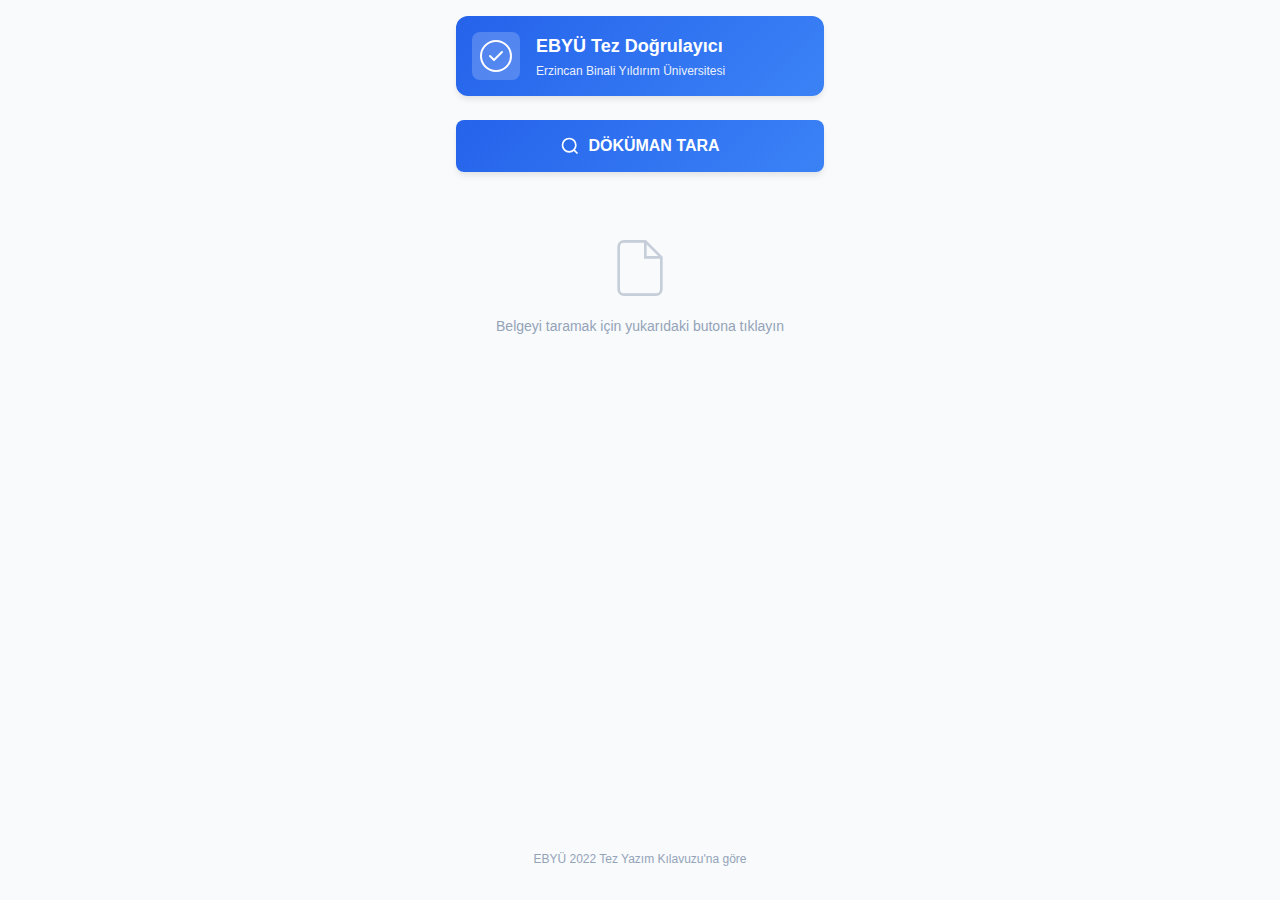
<file: index.html>
<!DOCTYPE html>
<html lang="tr">

<head>
    <meta charset="UTF-8">
    <meta name="viewport" content="width=device-width, initial-scale=1.0">
    <title>EBYÜ Tez Format Doğrulayıcı</title>

    <!-- Office.js CDN -->
    <script src="https://appsforoffice.microsoft.com/lib/1/hosted/office.js" type="text/javascript"></script>

    <!-- Custom Styles -->
    <link rel="stylesheet" href="taskpane.css">
    <link rel="icon" type="image/png" href="assets/icon-32.png">
</head>

<body>
    <div class="container">
        <!-- Header Section -->
        <header class="header">
            <div class="logo">
                <svg width="32" height="32" viewBox="0 0 32 32" fill="none" xmlns="http://www.w3.org/2000/svg">
                    <circle cx="16" cy="16" r="15" stroke="currentColor" stroke-width="2" />
                    <path d="M10 16L14 20L22 12" stroke="currentColor" stroke-width="2" stroke-linecap="round"
                        stroke-linejoin="round" />
                </svg>
            </div>
            <div class="header-text">
                <h1>EBYÜ Tez Doğrulayıcı</h1>
                <p class="subtitle">Erzincan Binali Yıldırım Üniversitesi</p>
            </div>
        </header>

        <!-- Scan Button -->
        <button id="scanBtn" class="scan-button">
            <svg width="20" height="20" viewBox="0 0 24 24" fill="none" stroke="currentColor" stroke-width="2">
                <circle cx="11" cy="11" r="8" />
                <path d="M21 21l-4.35-4.35" />
            </svg>
            <span>DÖKÜMAN TARA</span>
        </button>

        <!-- Quick Fix Section Removed - These are dangerous for thesis formatting -->
        <!-- Thesis has different formatting rules for different sections -->
        <!-- e.g., tables use single spacing, body uses 1.5 spacing -->

        <!-- Progress Indicator -->
        <div id="progressSection" class="progress-section hidden">
            <div class="progress-bar">
                <div id="progressFill" class="progress-fill"></div>
            </div>
            <p id="progressText" class="progress-text">Taranıyor...</p>
        </div>

        <!-- Quick Fix Section (hidden by default, shown when errors found) -->
        <div id="quickFixSection" class="quick-fix-section hidden">
            <p style="font-size: 12px; color: var(--text-secondary); margin-bottom: 8px;">
                🔧 Hata bulunan paragrafları düzeltmek için "GÖSTER" düğmesine tıklayın.
            </p>
        </div>

        <!-- Summary Stats -->
        <div id="summarySection" class="summary-section hidden">
            <div class="stat-card error">
                <span id="errorCount" class="stat-number">0</span>
                <span class="stat-label">Hata</span>
            </div>
            <div class="stat-card warning">
                <span id="warningCount" class="stat-number">0</span>
                <span class="stat-label">Uyarı</span>
            </div>
            <div class="stat-card success">
                <span id="successCount" class="stat-number">0</span>
                <span class="stat-label">Başarılı</span>
            </div>
        </div>

        <!-- Results Section -->
        <div id="resultsSection" class="results-section">
            <!-- Filter Tabs -->
            <div id="filterTabs" class="filter-tabs hidden">
                <button class="filter-tab active" data-filter="all">Tümü</button>
                <button class="filter-tab" data-filter="error">Hatalar</button>
                <button class="filter-tab" data-filter="warning">Uyarılar</button>
                <button class="filter-tab" data-filter="success">Başarılı</button>
            </div>

            <!-- Results List -->
            <div id="resultsList" class="results-list">
                <div class="empty-state">
                    <svg width="64" height="64" viewBox="0 0 24 24" fill="none" stroke="currentColor" stroke-width="1">
                        <path d="M14 2H6a2 2 0 0 0-2 2v16a2 2 0 0 0 2 2h12a2 2 0 0 0 2-2V8z" />
                        <polyline points="14 2 14 8 20 8" />
                    </svg>
                    <p>Belgeyi taramak için yukarıdaki butona tıklayın</p>
                </div>
            </div>
        </div>

        <!-- Footer -->
        <footer class="footer">
            <p>EBYÜ 2022 Tez Yazım Kılavuzu'na göre</p>
        </footer>
    </div>

    <!-- Custom Scripts -->
    <script src="taskpane.js"></script>
</body>

</html>
</file>
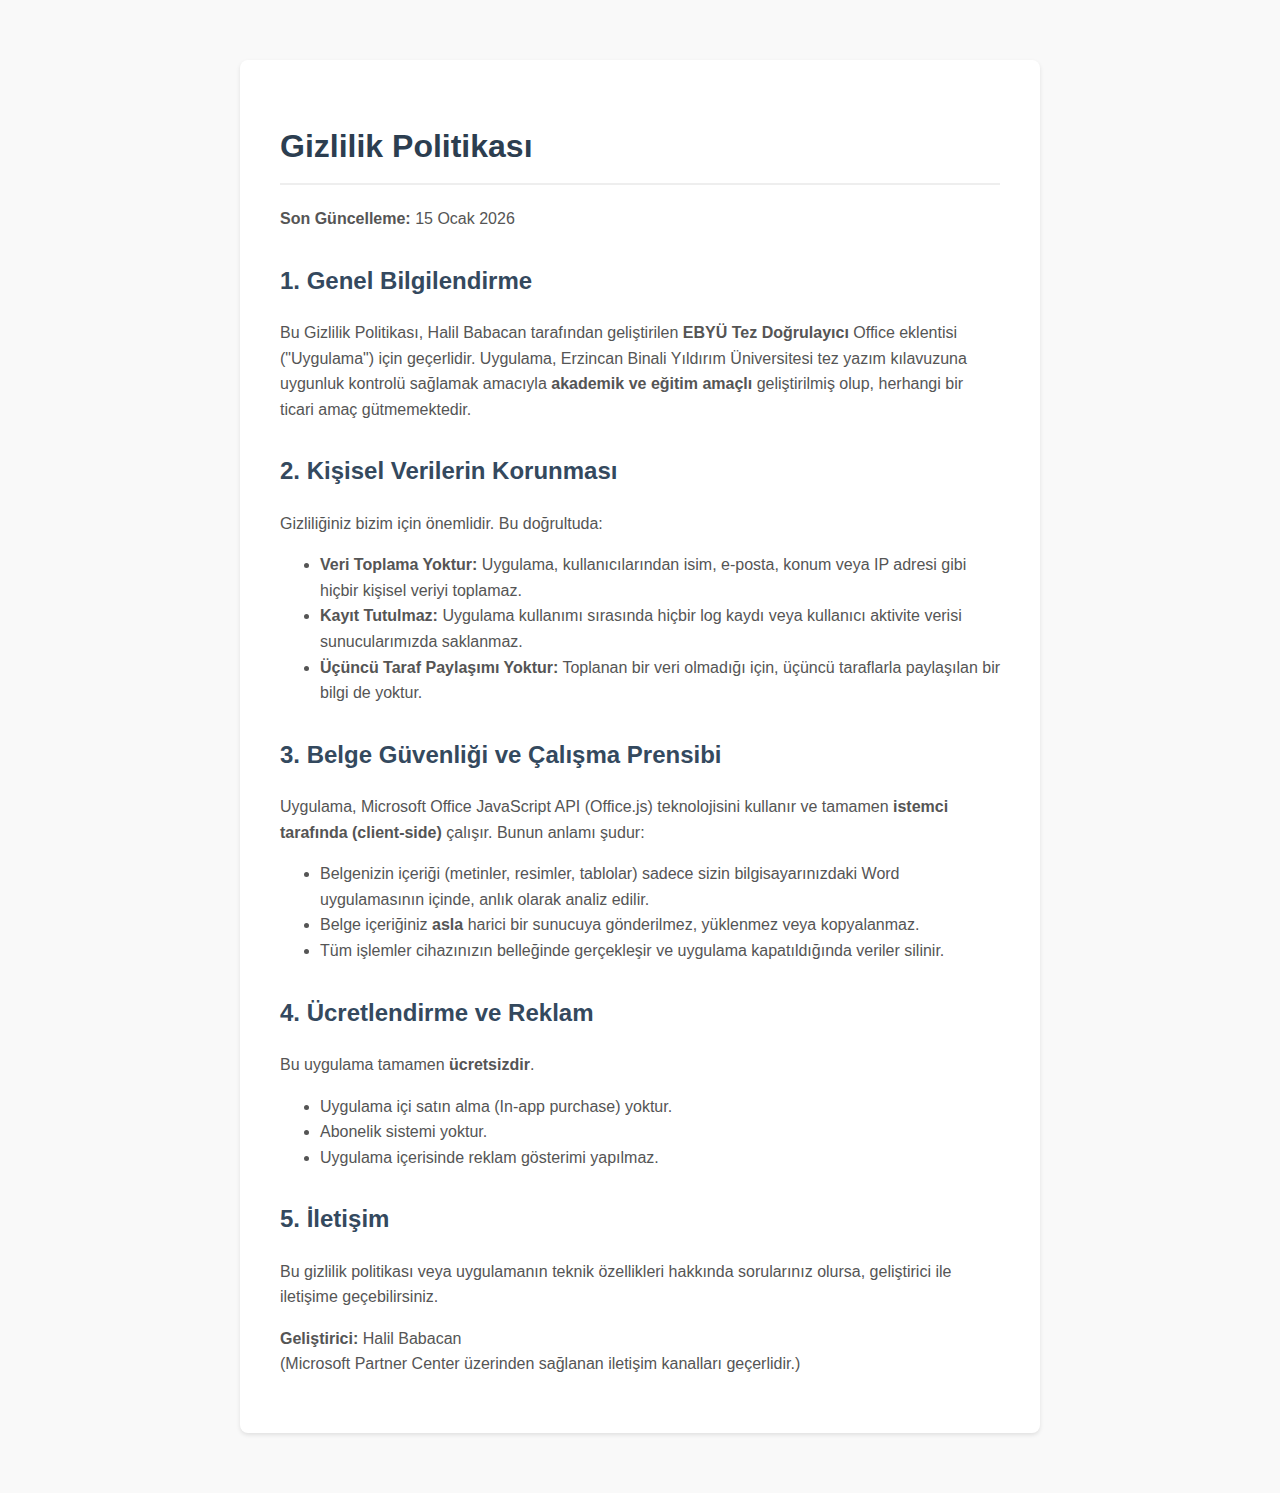
<file: privacy.html>
<!DOCTYPE html>
<html lang="tr">
<head>
    <meta charset="UTF-8">
    <meta name="viewport" content="width=device-width, initial-scale=1.0">
    <title>Gizlilik Politikası - EBYÜ Tez Doğrulayıcı</title>
    <style>
        body {
            font-family: 'Segoe UI', Tahoma, Geneva, Verdana, sans-serif;
            max-width: 800px;
            margin: 40px auto;
            padding: 20px;
            line-height: 1.6;
            color: #333;
            background-color: #f9f9f9;
        }
        .container {
            background: white;
            padding: 40px;
            border-radius: 8px;
            box-shadow: 0 2px 4px rgba(0,0,0,0.1);
        }
        h1 { color: #2c3e50; border-bottom: 2px solid #eee; padding-bottom: 10px; }
        h2 { color: #34495e; margin-top: 30px; }
        p, li { color: #555; }
        ul { margin-bottom: 20px; }
    </style>
</head>
<body>
    <div class="container">
        <h1>Gizlilik Politikası</h1>
        <p><strong>Son Güncelleme:</strong> 15 Ocak 2026</p>

        <h2>1. Genel Bilgilendirme</h2>
        <p>Bu Gizlilik Politikası, Halil Babacan tarafından geliştirilen <strong>EBYÜ Tez Doğrulayıcı</strong> Office eklentisi ("Uygulama") için geçerlidir. Uygulama, Erzincan Binali Yıldırım Üniversitesi tez yazım kılavuzuna uygunluk kontrolü sağlamak amacıyla <strong>akademik ve eğitim amaçlı</strong> geliştirilmiş olup, herhangi bir ticari amaç gütmemektedir.</p>

        <h2>2. Kişisel Verilerin Korunması</h2>
        <p>Gizliliğiniz bizim için önemlidir. Bu doğrultuda:</p>
        <ul>
            <li><strong>Veri Toplama Yoktur:</strong> Uygulama, kullanıcılarından isim, e-posta, konum veya IP adresi gibi hiçbir kişisel veriyi toplamaz.</li>
            <li><strong>Kayıt Tutulmaz:</strong> Uygulama kullanımı sırasında hiçbir log kaydı veya kullanıcı aktivite verisi sunucularımızda saklanmaz.</li>
            <li><strong>Üçüncü Taraf Paylaşımı Yoktur:</strong> Toplanan bir veri olmadığı için, üçüncü taraflarla paylaşılan bir bilgi de yoktur.</li>
        </ul>

        <h2>3. Belge Güvenliği ve Çalışma Prensibi</h2>
        <p>Uygulama, Microsoft Office JavaScript API (Office.js) teknolojisini kullanır ve tamamen <strong>istemci tarafında (client-side)</strong> çalışır. Bunun anlamı şudur:</p>
        <ul>
            <li>Belgenizin içeriği (metinler, resimler, tablolar) sadece sizin bilgisayarınızdaki Word uygulamasının içinde, anlık olarak analiz edilir.</li>
            <li>Belge içeriğiniz <strong>asla</strong> harici bir sunucuya gönderilmez, yüklenmez veya kopyalanmaz.</li>
            <li>Tüm işlemler cihazınızın belleğinde gerçekleşir ve uygulama kapatıldığında veriler silinir.</li>
        </ul>

        <h2>4. Ücretlendirme ve Reklam</h2>
        <p>Bu uygulama tamamen <strong>ücretsizdir</strong>.</p>
        <ul>
            <li>Uygulama içi satın alma (In-app purchase) yoktur.</li>
            <li>Abonelik sistemi yoktur.</li>
            <li>Uygulama içerisinde reklam gösterimi yapılmaz.</li>
        </ul>

        <h2>5. İletişim</h2>
        <p>Bu gizlilik politikası veya uygulamanın teknik özellikleri hakkında sorularınız olursa, geliştirici ile iletişime geçebilirsiniz.</p>
        <p><strong>Geliştirici:</strong> Halil Babacan<br>
        (Microsoft Partner Center üzerinden sağlanan iletişim kanalları geçerlidir.)</p>
    </div>
</body>
</html>
</file>
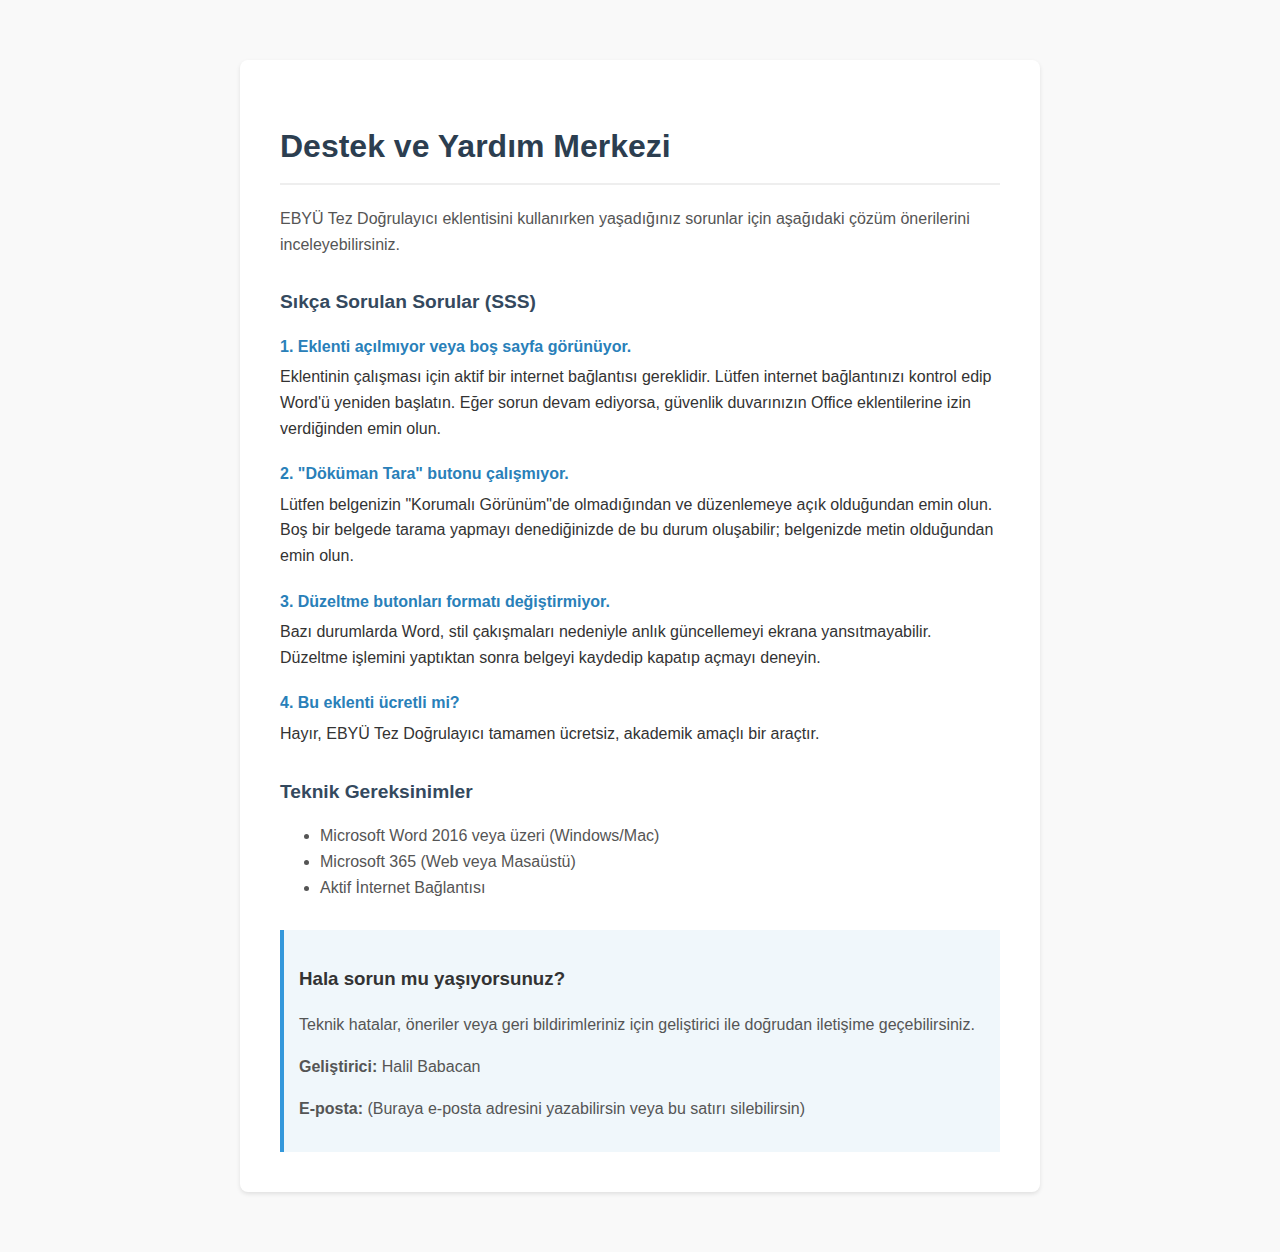
<file: support.html>
<!DOCTYPE html>
<html lang="tr">
<head>
    <meta charset="UTF-8">
    <meta name="viewport" content="width=device-width, initial-scale=1.0">
    <title>Destek - EBYÜ Tez Doğrulayıcı</title>
    <style>
        body {
            font-family: 'Segoe UI', Tahoma, Geneva, Verdana, sans-serif;
            max-width: 800px;
            margin: 40px auto;
            padding: 20px;
            line-height: 1.6;
            color: #333;
            background-color: #f9f9f9;
        }
        .container {
            background: white;
            padding: 40px;
            border-radius: 8px;
            box-shadow: 0 2px 4px rgba(0,0,0,0.1);
        }
        h1 { color: #2c3e50; border-bottom: 2px solid #eee; padding-bottom: 10px; }
        h2 { color: #34495e; margin-top: 30px; font-size: 1.2em; }
        p, li { color: #555; }
        .faq-item { margin-bottom: 20px; }
        .question { font-weight: bold; color: #2980b9; margin-bottom: 5px; }
        .answer { margin-left: 0; }
        .contact-box {
            background-color: #f0f7fb;
            border-left: 4px solid #3498db;
            padding: 15px;
            margin-top: 30px;
        }
    </style>
</head>
<body>
    <div class="container">
        <h1>Destek ve Yardım Merkezi</h1>
        <p>EBYÜ Tez Doğrulayıcı eklentisini kullanırken yaşadığınız sorunlar için aşağıdaki çözüm önerilerini inceleyebilirsiniz.</p>

        <h2>Sıkça Sorulan Sorular (SSS)</h2>

        <div class="faq-item">
            <div class="question">1. Eklenti açılmıyor veya boş sayfa görünüyor.</div>
            <div class="answer">
                Eklentinin çalışması için aktif bir internet bağlantısı gereklidir. Lütfen internet bağlantınızı kontrol edip Word'ü yeniden başlatın. Eğer sorun devam ediyorsa, güvenlik duvarınızın Office eklentilerine izin verdiğinden emin olun.
            </div>
        </div>

        <div class="faq-item">
            <div class="question">2. "Döküman Tara" butonu çalışmıyor.</div>
            <div class="answer">
                Lütfen belgenizin "Korumalı Görünüm"de olmadığından ve düzenlemeye açık olduğundan emin olun. Boş bir belgede tarama yapmayı denediğinizde de bu durum oluşabilir; belgenizde metin olduğundan emin olun.
            </div>
        </div>

        <div class="faq-item">
            <div class="question">3. Düzeltme butonları formatı değiştirmiyor.</div>
            <div class="answer">
                Bazı durumlarda Word, stil çakışmaları nedeniyle anlık güncellemeyi ekrana yansıtmayabilir. Düzeltme işlemini yaptıktan sonra belgeyi kaydedip kapatıp açmayı deneyin.
            </div>
        </div>
        
        <div class="faq-item">
            <div class="question">4. Bu eklenti ücretli mi?</div>
            <div class="answer">
                Hayır, EBYÜ Tez Doğrulayıcı tamamen ücretsiz, akademik amaçlı bir araçtır.
            </div>
        </div>

        <h2>Teknik Gereksinimler</h2>
        <ul>
            <li>Microsoft Word 2016 veya üzeri (Windows/Mac)</li>
            <li>Microsoft 365 (Web veya Masaüstü)</li>
            <li>Aktif İnternet Bağlantısı</li>
        </ul>

        <div class="contact-box">
            <h3>Hala sorun mu yaşıyorsunuz?</h3>
            <p>Teknik hatalar, öneriler veya geri bildirimleriniz için geliştirici ile doğrudan iletişime geçebilirsiniz.</p>
            <p><strong>Geliştirici:</strong> Halil Babacan</p>
            <p><strong>E-posta:</strong> (Buraya e-posta adresini yazabilirsin veya bu satırı silebilirsin)</p>
        </div>
    </div>
</body>
</html>
</file>
<file: taskpane.css>
/* EBYÜ Thesis Format Validator - Task Pane Styles */

:root {
    --primary-color: #2563eb;
    --primary-hover: #1d4ed8;
    --primary-light: #dbeafe;
    --error-color: #dc2626;
    --error-bg: #fef2f2;
    --error-border: #fecaca;
    --warning-color: #d97706;
    --warning-bg: #fffbeb;
    --warning-border: #fde68a;
    --success-color: #16a34a;
    --success-bg: #f0fdf4;
    --success-border: #bbf7d0;
    --text-primary: #1e293b;
    --text-secondary: #64748b;
    --text-muted: #94a3b8;
    --bg-primary: #ffffff;
    --bg-secondary: #f8fafc;
    --border-color: #e2e8f0;
    --spacing-xs: 4px;
    --spacing-sm: 8px;
    --spacing-md: 16px;
    --spacing-lg: 24px;
    --radius-sm: 6px;
    --radius-md: 8px;
    --radius-lg: 12px;
    --shadow-md: 0 4px 6px -1px rgb(0 0 0 / 0.1);
    --transition-fast: 150ms ease;
    --transition-normal: 250ms ease;
}

* {
    margin: 0;
    padding: 0;
    box-sizing: border-box;
}

body {
    font-family: 'Segoe UI', -apple-system, sans-serif;
    font-size: 14px;
    line-height: 1.5;
    color: var(--text-primary);
    background-color: var(--bg-secondary);
    min-height: 100vh;
}

.container {
    display: flex;
    flex-direction: column;
    min-height: 100vh;
    padding: var(--spacing-md);
    max-width: 400px;
    margin: 0 auto;
}

.header {
    display: flex;
    align-items: center;
    gap: var(--spacing-md);
    padding: var(--spacing-md);
    background: linear-gradient(135deg, var(--primary-color), #3b82f6);
    border-radius: var(--radius-lg);
    color: white;
    margin-bottom: var(--spacing-lg);
    box-shadow: var(--shadow-md);
}

.logo {
    display: flex;
    align-items: center;
    justify-content: center;
    width: 48px;
    height: 48px;
    background: rgba(255, 255, 255, 0.2);
    border-radius: var(--radius-md);
}

.header-text h1 {
    font-size: 18px;
    font-weight: 600;
    margin-bottom: 2px;
}

.subtitle {
    font-size: 12px;
    opacity: 0.9;
}

.scan-button {
    display: flex;
    align-items: center;
    justify-content: center;
    gap: var(--spacing-sm);
    width: 100%;
    padding: var(--spacing-md) var(--spacing-lg);
    background: linear-gradient(135deg, var(--primary-color), #3b82f6);
    color: white;
    border: none;
    border-radius: var(--radius-md);
    font-size: 16px;
    font-weight: 600;
    cursor: pointer;
    transition: all var(--transition-normal);
    box-shadow: var(--shadow-md);
}

.scan-button:hover {
    transform: translateY(-2px);
}

.scan-button:disabled {
    opacity: 0.6;
    cursor: not-allowed;
    transform: none;
}

.quick-fix-section {
    display: flex;
    flex-direction: column;
    gap: var(--spacing-sm);
    margin-top: var(--spacing-md);
    padding: var(--spacing-md);
    background: var(--bg-primary);
    border-radius: var(--radius-md);
    border: 1px solid var(--border-color);
}

.fix-all-button {
    display: flex;
    align-items: center;
    gap: var(--spacing-sm);
    padding: var(--spacing-sm) var(--spacing-md);
    background: var(--success-bg);
    color: var(--success-color);
    border: 1px solid var(--success-border);
    border-radius: var(--radius-sm);
    font-size: 13px;
    font-weight: 500;
    cursor: pointer;
    transition: all var(--transition-fast);
}

.fix-all-button:hover {
    background: var(--success-color);
    color: white;
}

.progress-section {
    margin-top: var(--spacing-lg);
    padding: var(--spacing-md);
    background: var(--bg-primary);
    border-radius: var(--radius-md);
    border: 1px solid var(--border-color);
}

.progress-bar {
    height: 8px;
    background: var(--bg-secondary);
    border-radius: var(--radius-lg);
    overflow: hidden;
}

.progress-fill {
    height: 100%;
    width: 0%;
    background: linear-gradient(90deg, var(--primary-color), #3b82f6);
    border-radius: var(--radius-lg);
    transition: width var(--transition-normal);
}

.progress-text {
    text-align: center;
    margin-top: var(--spacing-sm);
    color: var(--text-secondary);
    font-size: 13px;
}

.summary-section {
    display: grid;
    grid-template-columns: repeat(3, 1fr);
    gap: var(--spacing-sm);
    margin-top: var(--spacing-lg);
}

.stat-card {
    display: flex;
    flex-direction: column;
    align-items: center;
    padding: var(--spacing-md);
    border-radius: var(--radius-md);
    background: var(--bg-primary);
    border: 1px solid var(--border-color);
}

.stat-card.error {
    border-color: var(--error-border);
    background: var(--error-bg);
}

.stat-card.warning {
    border-color: var(--warning-border);
    background: var(--warning-bg);
}

.stat-card.success {
    border-color: var(--success-border);
    background: var(--success-bg);
}

.stat-number {
    font-size: 28px;
    font-weight: 700;
    line-height: 1;
}

.stat-card.error .stat-number {
    color: var(--error-color);
}

.stat-card.warning .stat-number {
    color: var(--warning-color);
}

.stat-card.success .stat-number {
    color: var(--success-color);
}

.stat-label {
    font-size: 12px;
    color: var(--text-secondary);
    margin-top: var(--spacing-xs);
}

.filter-tabs {
    display: flex;
    gap: var(--spacing-xs);
    margin-top: var(--spacing-lg);
    padding: var(--spacing-xs);
    background: var(--bg-primary);
    border-radius: var(--radius-md);
    border: 1px solid var(--border-color);
}

.filter-tab {
    flex: 1;
    padding: var(--spacing-sm);
    background: transparent;
    border: none;
    border-radius: var(--radius-sm);
    font-size: 13px;
    font-weight: 500;
    color: var(--text-secondary);
    cursor: pointer;
    transition: all var(--transition-fast);
}

.filter-tab:hover {
    background: var(--bg-secondary);
}

.filter-tab.active {
    background: var(--primary-color);
    color: white;
}

.results-section {
    flex: 1;
    margin-top: var(--spacing-md);
}

.results-list {
    display: flex;
    flex-direction: column;
    gap: var(--spacing-sm);
    margin-top: var(--spacing-md);
}

.empty-state {
    display: flex;
    flex-direction: column;
    align-items: center;
    justify-content: center;
    padding: 32px;
    color: var(--text-muted);
    text-align: center;
}

.empty-state svg {
    margin-bottom: var(--spacing-md);
    opacity: 0.5;
}

.empty-state p {
    font-size: 14px;
}

.result-item {
    display: flex;
    flex-direction: column;
    padding: var(--spacing-md);
    background: var(--bg-primary);
    border-radius: var(--radius-md);
    border: 1px solid var(--border-color);
    animation: fadeIn var(--transition-normal);
}

.result-item.error {
    border-left: 4px solid var(--error-color);
}

.result-item.warning {
    border-left: 4px solid var(--warning-color);
}

.result-item.success {
    border-left: 4px solid var(--success-color);
}

.result-header {
    display: flex;
    align-items: flex-start;
    gap: var(--spacing-sm);
}

.result-icon {
    flex-shrink: 0;
    width: 24px;
    height: 24px;
    display: flex;
    align-items: center;
    justify-content: center;
    border-radius: 50%;
}

.result-item.error .result-icon {
    background: var(--error-bg);
    color: var(--error-color);
}

.result-item.warning .result-icon {
    background: var(--warning-bg);
    color: var(--warning-color);
}

.result-item.success .result-icon {
    background: var(--success-bg);
    color: var(--success-color);
}

.result-content {
    flex: 1;
    min-width: 0;
}

.result-title {
    font-weight: 600;
    font-size: 14px;
    color: var(--text-primary);
    margin-bottom: 2px;
}

.result-description {
    font-size: 13px;
    color: var(--text-secondary);
    line-height: 1.4;
}

.result-location {
    font-size: 12px;
    color: var(--text-muted);
    margin-top: var(--spacing-xs);
}

.result-actions {
    display: flex;
    gap: var(--spacing-sm);
    margin-top: var(--spacing-sm);
    padding-top: var(--spacing-sm);
    border-top: 1px solid var(--border-color);
}

.fix-button,
.show-button {
    display: flex;
    align-items: center;
    gap: var(--spacing-xs);
    padding: var(--spacing-xs) var(--spacing-sm);
    border-radius: var(--radius-sm);
    font-size: 12px;
    font-weight: 500;
    cursor: pointer;
    transition: all var(--transition-fast);
}

.fix-button {
    background: var(--success-bg);
    color: var(--success-color);
    border: 1px solid var(--success-border);
}

.fix-button:hover {
    background: var(--success-color);
    color: white;
}

.show-button {
    background: var(--primary-light);
    color: var(--primary-color);
    border: 1px solid var(--primary-color);
}

.show-button:hover {
    background: var(--primary-color);
    color: white;
}

/* Severity Badge for Critical Errors */
.severity-badge {
    display: inline-block;
    padding: 2px 6px;
    font-size: 10px;
    font-weight: 700;
    text-transform: uppercase;
    letter-spacing: 0.5px;
    border-radius: 4px;
    margin-right: 6px;
    vertical-align: middle;
}

.severity-badge.critical {
    background: var(--error-color);
    color: white;
    animation: pulse 1.5s ease-in-out infinite;
}

@keyframes pulse {

    0%,
    100% {
        opacity: 1;
    }

    50% {
        opacity: 0.7;
    }
}

/* Zone-type indicator badges */
.zone-badge {
    display: inline-block;
    padding: 2px 6px;
    font-size: 9px;
    font-weight: 600;
    text-transform: uppercase;
    border-radius: 3px;
    margin-left: 6px;
    background: var(--bg-secondary);
    color: var(--text-muted);
    border: 1px solid var(--border-color);
}

.zone-badge.heading {
    background: #ede9fe;
    color: #7c3aed;
    border-color: #c4b5fd;
}

.zone-badge.body {
    background: #e0f2fe;
    color: #0284c7;
    border-color: #7dd3fc;
}

.zone-badge.quote {
    background: #fef3c7;
    color: #d97706;
    border-color: #fcd34d;
}

.zone-badge.biblio {
    background: #dcfce7;
    color: #16a34a;
    border-color: #86efac;
}

.zone-badge.caption {
    background: #fce7f3;
    color: #db2777;
    border-color: #f9a8d4;
}

/* Fix button improvements */
.fix-button {
    background: var(--success-bg);
    color: var(--success-color);
    border: 1px solid var(--success-border);
    min-width: 32px;
    justify-content: center;
}

.fix-button:hover {
    background: var(--success-color);
    color: white;
    transform: scale(1.05);
}

/* Result item hover effect */
.result-item:hover {
    box-shadow: var(--shadow-md);
    transform: translateX(2px);
    transition: all var(--transition-fast);
}

/* Critical error special styling */
.result-item.error.critical {
    border-left-width: 6px;
    background: linear-gradient(90deg, var(--error-bg), var(--bg-primary));
}

.footer {
    padding: var(--spacing-md);
    text-align: center;
    color: var(--text-muted);
    font-size: 12px;
    margin-top: auto;
}

.hidden {
    display: none !important;
}

@keyframes fadeIn {
    from {
        opacity: 0;
        transform: translateY(10px);
    }

    to {
        opacity: 1;
        transform: translateY(0);
    }
}
</file>
